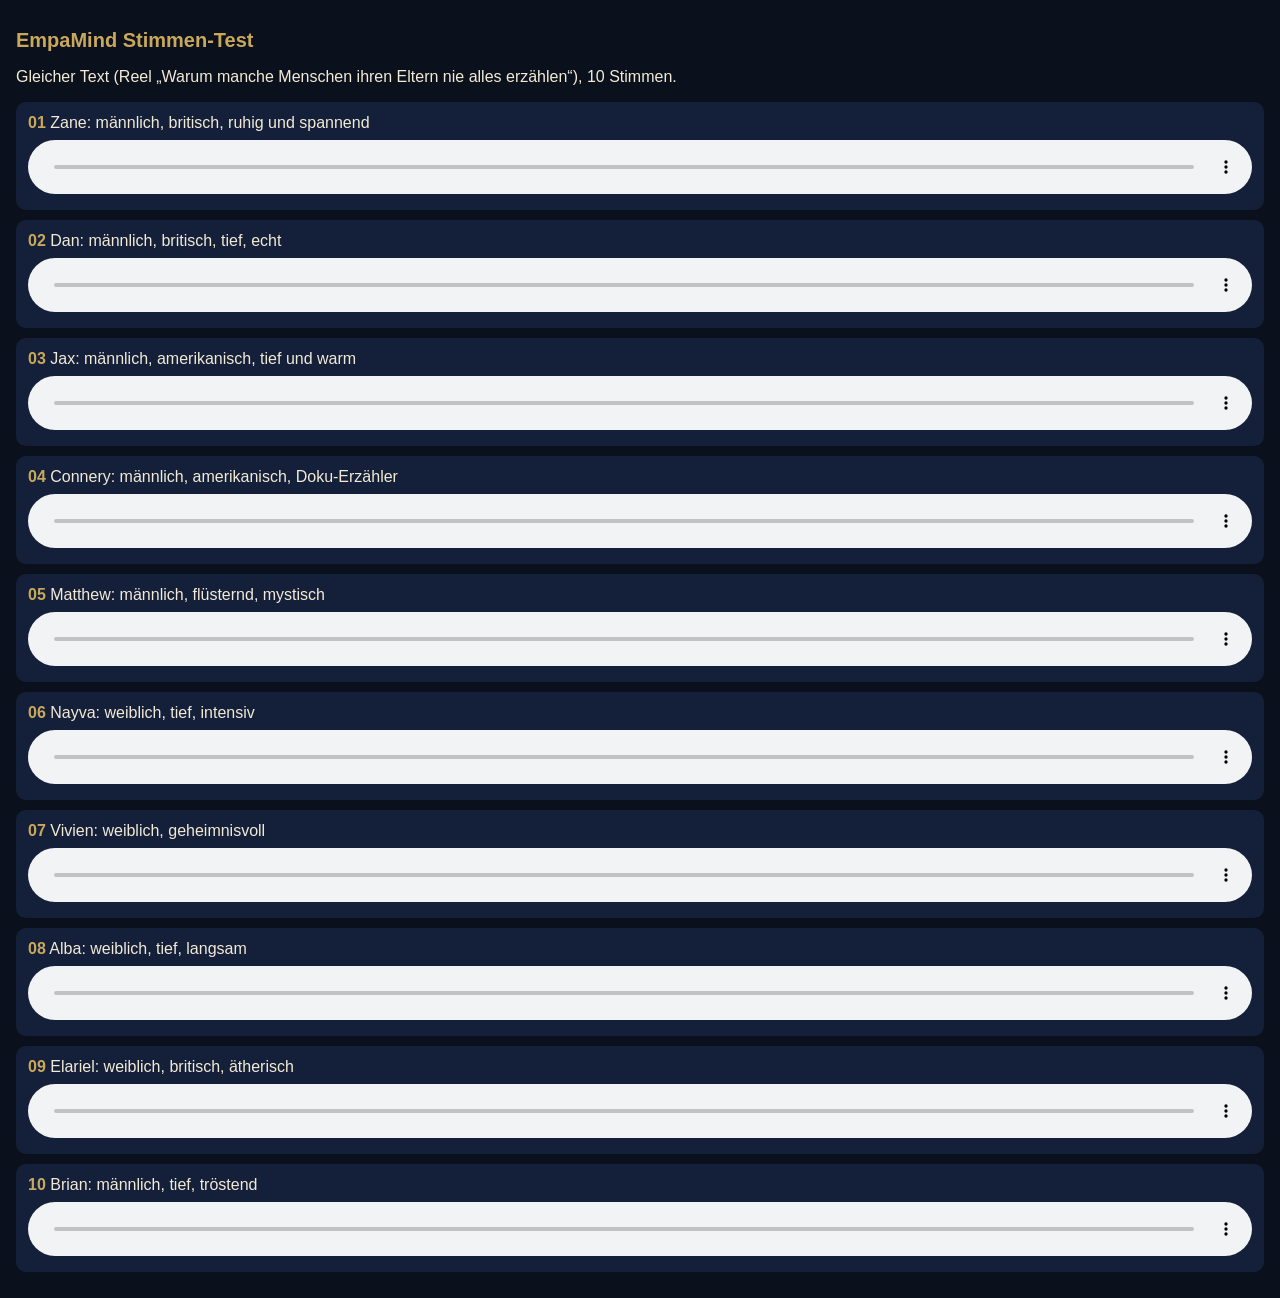
<file: medien/empamind/stimmen/index.html>
<!doctype html><html lang="de"><head><meta charset="utf-8"><meta name="viewport" content="width=device-width,initial-scale=1"><title>EmpaMind Stimmen</title>
<style>body{margin:0;padding:16px;background:#0a111d;color:#f3ead6;font:16px -apple-system,sans-serif}h1{color:#c9a85c;font-size:20px}.s{background:#14203a;border-radius:10px;padding:12px;margin:10px 0}b{color:#c9a85c}audio{width:100%;margin-top:8px}</style></head>
<body><h1>EmpaMind Stimmen-Test</h1><p>Gleicher Text (Reel „Warum manche Menschen ihren Eltern nie alles erzählen“), 10 Stimmen.</p><div class="s"><b>01</b> Zane: männlich, britisch, ruhig und spannend<audio controls preload="none" src="01-Zane-maennlich-britisch-ruhig-spannend.mp3"></audio></div><div class="s"><b>02</b> Dan: männlich, britisch, tief, echt<audio controls preload="none" src="02-Dan-maennlich-britisch-tief.mp3"></audio></div><div class="s"><b>03</b> Jax: männlich, amerikanisch, tief und warm<audio controls preload="none" src="03-Jax-maennlich-amerikanisch-tief-warm.mp3"></audio></div><div class="s"><b>04</b> Connery: männlich, amerikanisch, Doku-Erzähler<audio controls preload="none" src="04-Connery-maennlich-amerikanisch-doku.mp3"></audio></div><div class="s"><b>05</b> Matthew: männlich, flüsternd, mystisch<audio controls preload="none" src="05-Matthew-maennlich-fluesternd-mystisch.mp3"></audio></div><div class="s"><b>06</b> Nayva: weiblich, tief, intensiv<audio controls preload="none" src="06-Nayva-weiblich-tief-intensiv.mp3"></audio></div><div class="s"><b>07</b> Vivien: weiblich, geheimnisvoll<audio controls preload="none" src="07-Vivien-weiblich-geheimnisvoll.mp3"></audio></div><div class="s"><b>08</b> Alba: weiblich, tief, langsam<audio controls preload="none" src="08-Alba-weiblich-tief-langsam.mp3"></audio></div><div class="s"><b>09</b> Elariel: weiblich, britisch, ätherisch<audio controls preload="none" src="09-Elariel-weiblich-britisch-aetherisch.mp3"></audio></div><div class="s"><b>10</b> Brian: männlich, tief, tröstend<audio controls preload="none" src="10-Brian-maennlich-tief-troestend.mp3"></audio></div></body></html>
</file>
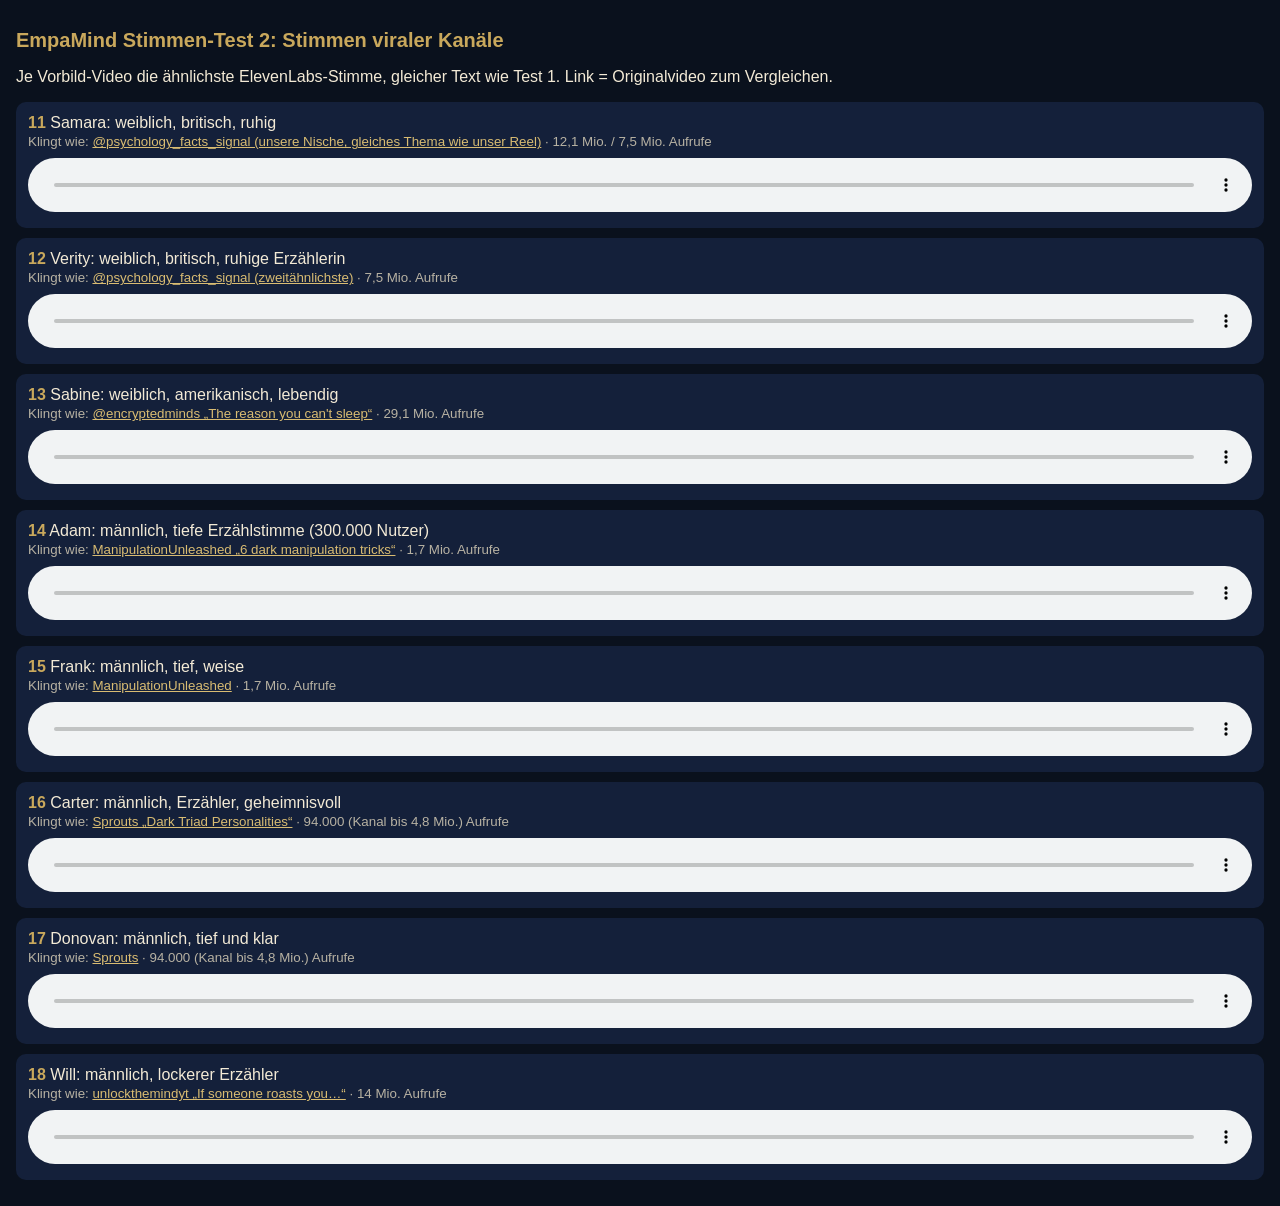
<file: medien/empamind/stimmen2/index.html>
<!doctype html><html lang="de"><head><meta charset="utf-8"><meta name="viewport" content="width=device-width,initial-scale=1"><title>EmpaMind Stimmen 2</title>
<style>body{margin:0;padding:16px;background:#0a111d;color:#f3ead6;font:16px -apple-system,sans-serif}h1{color:#c9a85c;font-size:20px}.s{background:#14203a;border-radius:10px;padding:12px;margin:10px 0}b{color:#c9a85c}small{color:#b8b2a3}a{color:#d9bc72}audio{width:100%;margin-top:8px}</style></head>
<body><h1>EmpaMind Stimmen-Test 2: Stimmen viraler Kanäle</h1><p>Je Vorbild-Video die ähnlichste ElevenLabs-Stimme, gleicher Text wie Test 1. Link = Originalvideo zum Vergleichen.</p><div class="s"><b>11</b> Samara: weiblich, britisch, ruhig<br><small>Klingt wie: <a href="https://www.tiktok.com/@psychology_facts_signal/video/7559341257030470925">@psychology_facts_signal (unsere Nische, gleiches Thema wie unser Reel)</a> · 12,1 Mio. / 7,5 Mio. Aufrufe</small><audio controls preload="none" src="11-Samara-weiblich-britisch.mp3"></audio></div><div class="s"><b>12</b> Verity: weiblich, britisch, ruhige Erzählerin<br><small>Klingt wie: <a href="https://www.tiktok.com/@psychology_facts_signal/video/7559341257030470925">@psychology_facts_signal (zweitähnlichste)</a> · 7,5 Mio. Aufrufe</small><audio controls preload="none" src="12-Verity-weiblich-britisch-ruhig.mp3"></audio></div><div class="s"><b>13</b> Sabine: weiblich, amerikanisch, lebendig<br><small>Klingt wie: <a href="https://www.tiktok.com/@encryptedminds/video/7577531909664689430">@encryptedminds „The reason you can&#x27;t sleep“</a> · 29,1 Mio. Aufrufe</small><audio controls preload="none" src="13-Sabine-weiblich-amerikanisch.mp3"></audio></div><div class="s"><b>14</b> Adam: männlich, tiefe Erzählstimme (300.000 Nutzer)<br><small>Klingt wie: <a href="https://www.youtube.com/shorts/PhV_rcezZz8">ManipulationUnleashed „6 dark manipulation tricks“</a> · 1,7 Mio. Aufrufe</small><audio controls preload="none" src="14-Adam-maennlich-tief-erzaehler.mp3"></audio></div><div class="s"><b>15</b> Frank: männlich, tief, weise<br><small>Klingt wie: <a href="https://www.youtube.com/shorts/PhV_rcezZz8">ManipulationUnleashed</a> · 1,7 Mio. Aufrufe</small><audio controls preload="none" src="15-Frank-maennlich-tief-weise.mp3"></audio></div><div class="s"><b>16</b> Carter: männlich, Erzähler, geheimnisvoll<br><small>Klingt wie: <a href="https://www.youtube.com/shorts/1a28h6Tr9cA">Sprouts „Dark Triad Personalities“</a> · 94.000 (Kanal bis 4,8 Mio.) Aufrufe</small><audio controls preload="none" src="16-Carter-maennlich-geheimnisvoll.mp3"></audio></div><div class="s"><b>17</b> Donovan: männlich, tief und klar<br><small>Klingt wie: <a href="https://www.youtube.com/shorts/1a28h6Tr9cA">Sprouts</a> · 94.000 (Kanal bis 4,8 Mio.) Aufrufe</small><audio controls preload="none" src="17-Donovan-maennlich-tief-klar.mp3"></audio></div><div class="s"><b>18</b> Will: männlich, lockerer Erzähler<br><small>Klingt wie: <a href="https://www.youtube.com/shorts/lMrCh-Uec6g">unlockthemindyt „If someone roasts you…“</a> · 14 Mio. Aufrufe</small><audio controls preload="none" src="18-Will-maennlich-erzaehler-locker.mp3"></audio></div></body></html>
</file>
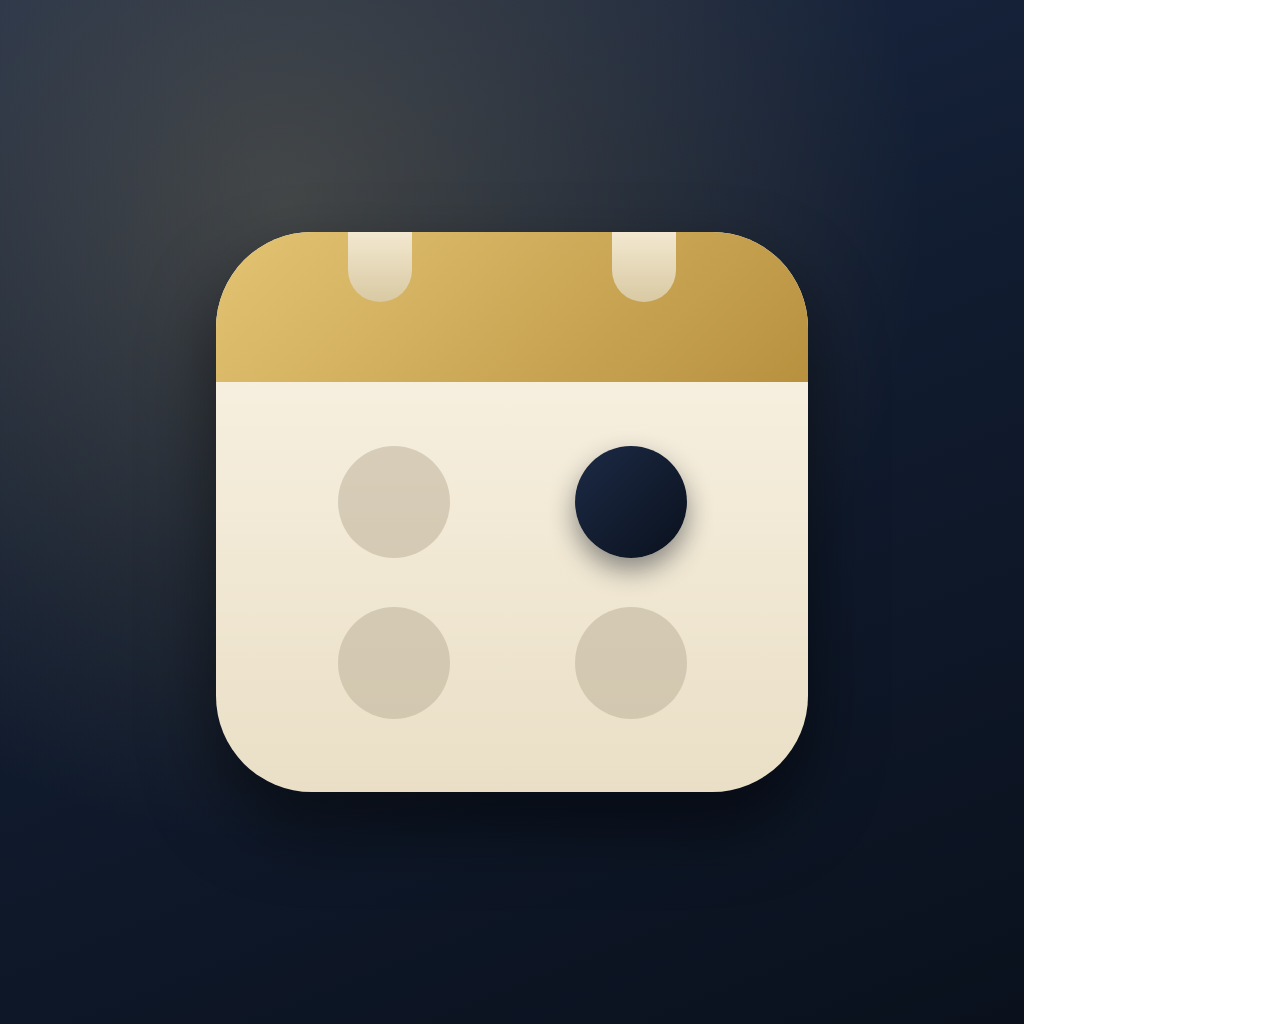
<file: assets/_icon-quelle.html>
<!doctype html><html><head><meta charset="utf-8"><style>
*{margin:0;padding:0;box-sizing:border-box}
html,body{width:1024px;height:1024px;overflow:hidden}
/* Content (EmpaMind): gleiches Kalenderblatt wie der Contentplaner, aber Nachtblau und Gold */
.grund{width:1024px;height:1024px;background:linear-gradient(158deg,#1C2A45 0%,#111C30 45%,#0A111D 100%);display:grid;place-items:center;position:relative}
.grund:before{content:"";position:absolute;inset:0;background:radial-gradient(circle at 28% 20%, rgba(227,196,115,.22), transparent 58%)}
.blatt{position:relative;width:592px;height:560px;border-radius:96px;background:linear-gradient(180deg,#FBF5E8 0%,#EADFC6 100%);box-shadow:0 34px 70px rgba(0,0,0,.5);display:flex;flex-direction:column;overflow:hidden}
.kopfband{height:150px;flex:none;background:linear-gradient(135deg,#E3C473,#B8913F)}
.punkte{flex:1;display:grid;grid-template-columns:1fr 1fr;place-items:center;padding:56px 76px 66px;gap:34px}
.punkt{width:112px;height:112px;border-radius:50%;background:#B9AE96;opacity:.5}
.punkt.an{background:linear-gradient(135deg,#1C2A45,#0A111D);opacity:1;box-shadow:0 12px 26px rgba(10,17,29,.45)}
.oese{position:absolute;top:-34px;width:64px;height:104px;border-radius:32px;background:linear-gradient(180deg,#FFF8E6,#D9C9A3)}
.oese.l{left:132px}.oese.r{right:132px}
</style></head><body><div class="grund"><div class="blatt"><div class="kopfband"></div>
<div class="punkte"><div class="punkt"></div><div class="punkt an"></div><div class="punkt"></div><div class="punkt"></div></div>
<div class="oese l"></div><div class="oese r"></div></div></div></body></html>
</file>
